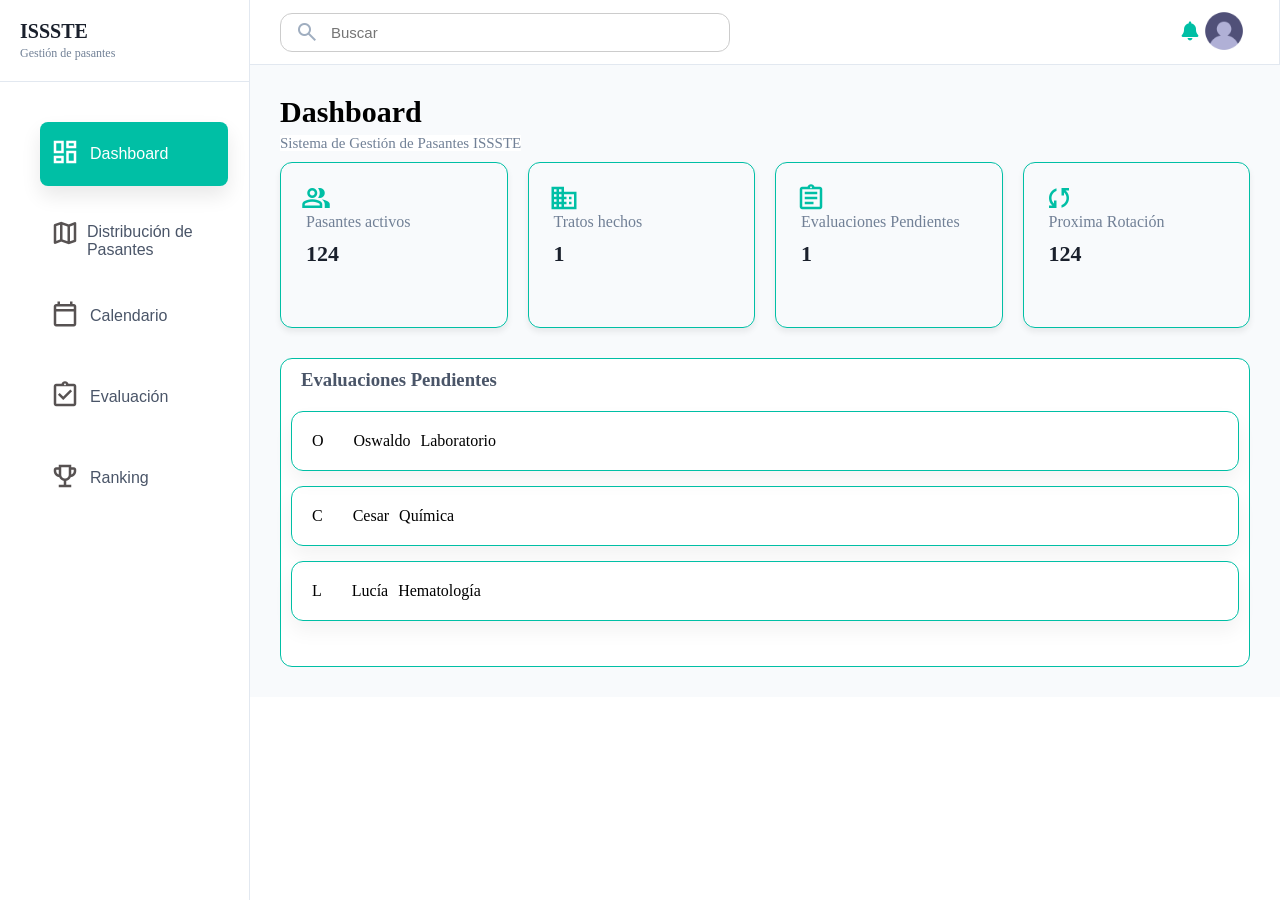
<file: Dashboard.html>
<!DOCTYPE html>
<html lang="es">
    <head>
        <meta charset="UTF-8">
        <link rel="stylesheet" href="https://fonts.googleapis.com/css2?family=Material+Symbols+Outlined:opsz,wght,FILL,GRAD@24,400,0,0" />
        <link rel="stylesheet" href="https://cdnjs.cloudflare.com/ajax/libs/font-awesome/6.5.1/css/all.min.css" integrity="sha512-DTOQO9RWCH3ppGqcWaEA1BIZOC6xxalwEsw9c2QQeAIftl+Vegovlnee1c9QX4TctnWMn13TZye+giMm8e2LwA==" crossorigin="anonymous" referrerpolicy="no-referrer" />
      
        
        <link rel="stylesheet" href="Dashboard.css">
        <link rel="stylesheet" href="distribucion.css".css">


        <link rel="stylesheet" href="sidebar_login.css">


        <title>GP-QFB</title>
    </head>
    <body class="page_dashboard">
        <div class="main-container">
            
                <div id="sidebar-placeholder"></div> <!--reservar el espacio para la sidebar-->

            <div class="right-section"> <!-- div para la derecha-->
                
                    <div id = "search-placeholder"></div>

                <main class="content">
                  
                </main>
            </div>
      
        </div>

        <script src="load-sidebar.js"></script>
        <script type="module" src="app.js"></script>
    </div>
</body
</file>
<file: Dashboard.css>
* {
    box-sizing: border-box;
    margin: 0;
    padding: 0;
}

.page_dashboard {
    background-color: rgb(255, 255, 255);
      

}


.main-container {
    display: flex; /* Sidebar a la izquierda, resto a la derecha */
   
    min-height: 100vh;

}

.right-section {
    flex: 1; /*para ocupar todo el lado restante */
    flex-direction: column; /* top bar arriba y el content abajo */
    width: calc(100% - 250px);
}



#sidebar-placeholder {
    width: 250px; /* El mismo ancho que tu sidebar real */
    min-height: 100vh;
    border-right: 1px solid #e2e8f0;
}


.content {
    padding: 30px;
    background-color: #f8fafc; /* color de fondo para diferenciar del buscador */
}

#titulo_dashboard{
    font-style: normal;
    font-size: 30px;
    margin-top: 0px;
    margin-bottom: 5px;
}

#subtitulo_dashboard{
    background-color: rgb(255, 255, 255);
    font-size: 15px;
    color: #718096; /* Gris para el subtítulo */
}

.titulo-dashboard-container{ /*para separar el contenedor de los cuadros*/
    margin-bottom: 10px;
}





.cuadros-dashboard{
    display: grid;
    grid-template-columns: repeat(4, 1fr);
    gap: 20px;
    background-color: #f8fafc; 
    margin-bottom: 30px;
}

.card{
    border: 1px solid #00bfa5;
    border-radius: 12px;
    transition: transform 0.2s;
    width: 100%;
    padding: 20px;
    box-shadow: 0 4px 6px rgba(0,0,0,0.07);
}




.medio-de-cuadro{
    margin-bottom: 40px;
    margin-left: 5px;
}

.card:hover { /*hover de ? */ 
    transform: translateY(-5px); /* Efecto sutil al pasar el mouse */
    box-shadow: 0 4px 12px rgba(0,0,0,0.05);
}

.card-title {
    color: #718096;
    display: block;
    margin-bottom: 10px;
}

.card-value{
    font-size: 22px;
    font-weight: 800;
    color: #1a202c;
    margin: 0;  
    display: block;
}

.card-icon{
    display: flex;
    align-items: center;
    justify-content: center;
    border-radius: 50%;
    width: 45px;
    height: 45px;

}


.cuadro-debajo{
    width: 100%;
    border: 1px solid #00bfa5;
    border-radius: 12px;
    background-color: #ffffff;
}

.Titulo-de-cuadro{
    display: block;
    padding: 0px 20px;
    padding-top: 10px;
    color: #4a5568;
}

.fila-pasante{
    display: flex;
    border: 1px solid #00bfa5;
    border-radius: 12px;
    margin-bottom: 15px;
    box-shadow: 0 10px 20px rgba(0,0,0,0.05);
}

.fila-pasante:hover{
    transform: translateY(-4px); /* Efecto sutil al pasar el mouse */
    box-shadow: 0 4px 12px rgba(0,0,0,0.05);
    background-color: #eef2f2;
    transition: 0.3s; /* Para que el movimiento sea suave y no un brinco */
}

.user-info{
    display:flex;
}

.avatar-circle{
    margin-right: 10px;
    padding:20px;
}

.user-details{
   margin-top: 20px; 
   margin-right: 10px;

}

.area-tag{
    margin-top: 20px;
}

.espacio-cuadro-filas{
   padding:20px 10px;
   padding-bottom: 30px;
}   



.material-symbols-outlined {
    color: #00bfa5;           /* Tu color turquesa */
    font-size: 30px;          /* Ajusta el tamaño del icono */
    vertical-align: middle;   /* Para que se alinee bien con el texto */
    font-variation-settings:
      'FILL' 0,               /* 0 para icono lineal, 1 para relleno */
      'wght' 400,             /* Grosor de la línea (100 a 700) */
      'GRAD' 0,
      'opsz' 24;
}


.card:hover .material-symbols-outlined {
    color: #008f7a;           /* Un turquesa más oscuro al pasar el mouse */
    transform: scale(1.1);    /* Un pequeño efecto de crecimiento */
    transition: 0.3s;
}
</file>
<file: distribucion.css>
.main-container {
    display: flex;
    min-height: 100vh;
}

.titulo-distribucion-container {
    background-color: white;
}

.medio {
    display: flex;
    align-items: center;
    justify-content: center;
    margin-top: 30px;
    color: #e2e8f0;
}

.distribuir {
    display: flex;
    align-items: center;
    justify-content: center;
    font-size: 1rem;
    padding: 10px 120px;
}

#nombre_boton_distribuir {
    margin-left: 15px;
}

.tarjetas-container {
    display: flex;
    flex-direction: column;
    gap: 15px;
    width: 60%;
    margin: 20px auto;
}

.tarjeta {
    background-color: white;
    border-radius: 12px;
    padding: 15px 20px;
    box-shadow: 0 2px 8px rgba(0,0,0,0.1);
}

.tarjeta-header {
    display: flex;
    align-items: center;
    gap: 10px;
    margin-bottom: 8px;
    font-size: 1rem;
    color : #00bfa5;
    
}

.icono-area {
    background-color: #e0f5f1;
    padding: 8px;
    border-radius: 8px;
}

.tarjeta-pasante {
    color: #555;
    margin-left: 10px;
}
</file>
<file: sidebar_login.css>
#modo-uas{
    text-decoration: none;
}

.sidebar-header {
    background-color: rgb(255, 255, 255);
    padding: 20px;
    /* Esta es la línea divisoria */
    border-bottom: 1px solid #e2e8f0; 


}


.sidebar-header h2 {
    background-color: rgb(255, 255, 255);
    margin: 0;
    font-size: 20px;
    font-weight: 800;
    color: #1a202c;
}

.sidebar-header span {
    background-color: rgb(255, 255, 255);
    font-size: 12px;
    color: #718096; /* Gris para el subtítulo */
}

.sidebar-menu {

    background-color: rgb(255, 255, 255);
    text-decoration: none;
    position: relative;
    width: 100%;
    padding: 40px;
    
}



.menu-item {
    list-style: none;
    background-color: transparent;
    flex: 1;
    width: 111%;
    height: 4rem;
    margin-bottom: 10%;
    border-radius: 8px;
    color: #4a5568;
    cursor: pointer;
    font-family: 'Inter', sans-serif;
    transition: 0.3s;
    position: relative;
    display: flex;
}

.menu-link{
    display: flex;
    align-items: center;
    width: 100%;       /* Ocupa todo el ancho del li */
    height: 100%;
    text-decoration: none;
    color: inherit;
    transition: background 0.3s;
}


.menu-item #a2 {
    text-decoration: none;
    color: inherit; /* Hereda el color del elemento padre */
    display: flex;
    padding-left: 50px;
    padding-top: 0px;
    
}

#link-index {
    text-decoration: none;
    color: inherit; /* Hereda el color del elemento padre */
    display: flex;
    padding-left: 25%;
    padding-top: 10%;
}

.menu-item #b {
    text-decoration: none;
    color: inherit; /* Hereda el color del elemento padre */
    display: flex;
    padding-left: 25%;
    padding-top: 7%;
}

.menu-icon{
    width: 20%;
    height: 80%;
    object-fit: contain; /* Evita que la imagen se deforme */
    background-color: transparent; /* Asegúrate de que no herede fondos raros */
    position: absolute; /*para que no tomen en cuenta la existencia*/
    margin-left: 3%;
    top: 10%;
}


.menu-item.active {
    background-color: #00bfa5; /* El turquesa de tu imagen */
    color: white;
    box-shadow: 0 10px 20px rgba(0,0,0,0.09);;
}


.menu-item.active #a2 {
    color: white;
}

.menu-item.active #b {
    color: white;
}


/* Efecto al pasar el mouse sobre los otros botones */
.menu-item:hover:not(.active) {
    background-color: #edf2f7;
}

.top-bar{
    width: 100%;
    height: 65px;
    position: relative;

    background-color: rgb(255, 255, 255);
    padding: 0px 30px;
    display: flex;  
    border-right: 1px solid #e2e8f0; /* Agrega un borde a la izquierda */
    align-items: center;
    justify-content: space-between;
    border-bottom: 1px solid #e2e8f0;

}

.search-container {

    position: relative; /* es para decir que lo que contenge se base en la posicion del contexto y no en una general */
    /*se vuelve punto de referencia para sus hijos yeaaa */
    width: 300px; /* para limitar el espacio de la barra de busqueda*/

}

#search-icon{
    position: absolute; /*para que no tomen en cuenta la existencia*/
    left: 15px;
    top: 50%; /*para poner a la mitad de la altura */
    transform: translateY(-50%);/* usada con top para cuadrar algo a la mitad exactacta */
    color: #a0aec0;
    font-size: 1.5rem;
}

input[type = "text"][id = "global-search"]:hover{
    transform: translateY(-5px); 
    box-shadow: 0 4px 12px rgba(0,0,0,0.1); /* Un poco más de sombra para que se note */
    transition: 0.3s; /* IMPORTANTE: Para que el movimiento sea suave y no un brinco */
}

#global-search{
    padding: 10px;
    width: 150%;
    border: 1px solid #ccc;
    padding-left: 50px;
    font-size: 15px;
    border-radius: 12px;
}

.perfil{
    position: relative;
    display: flex;
    background-color: transparent;

}

.user-profile{

    align-items: center;
    background-color: transparent;
    border: none;
    cursor: pointer;
}

#perfil-icon{
    width: 50px;
    height: 50px;
    object-fit: cover; /*esto es para?*/
    border-radius: 50%;
}

.menu-item.active .material-symbols-outlined {
    color: #ffffff;           /* Tu color turquesa */
    font-size: 30px;          /* Ajusta el tamaño del icono */
    position: absolute; /*para que no tomen en cuenta la existencia*/
    margin-left: 10px;
    top: 15px;
}

.menu-item .material-symbols-outlined {
    color:rgb(87, 82, 82);           /* Tu color turquesa */
    font-size: 30px;          /* Ajusta el tamaño del icono */
    position: absolute; /*para que no tomen en cuenta la existencia*/
    margin-left: 10px;
    top: 15px;
}

.fa-solid{
    color: white;       /* Para que resalten sobre los fondos de colores */
    font-size: 1.2rem;
    color: #00bfa5;
}
.notis{
    border: none;
    background-color: transparent;
}
</file>
